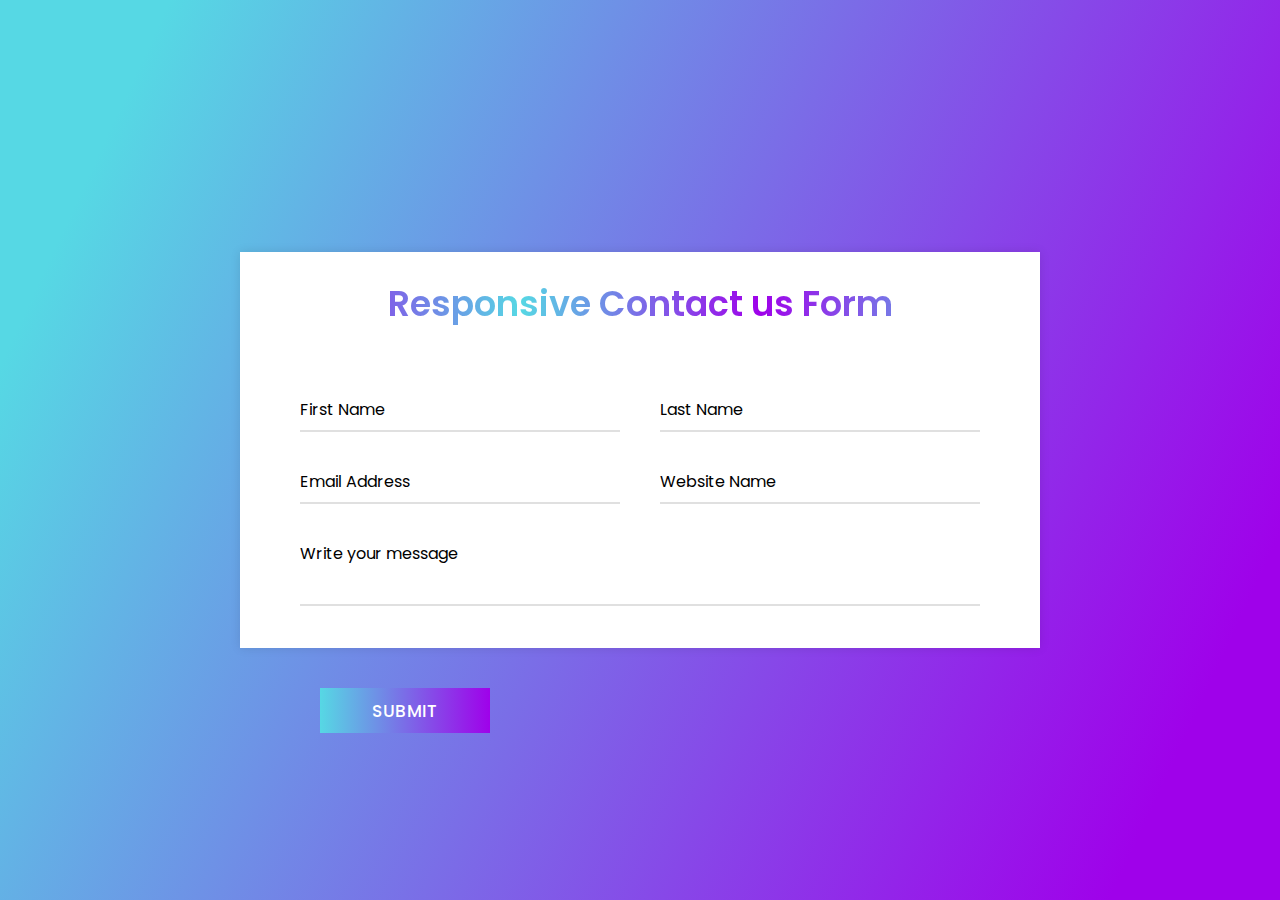
<file: index.html>
<!DOCTYPE html>
<html lang="en" dir="ltr">
   <head>
      <meta charset="utf-8">
      <title>Responsive Contact us Form </title>
      <link rel="stylesheet" href="style.css">
      <meta name="viewport" content="width=device-width, initial-scale=1.0">
   </head>
   <body>
    <div class="container">
        <div class="text">Responsive Contact us Form</div>
        <form action="#">
           <div class="form-row">
              <div class="input-data">
                 <input type="text" required>
                 <div class="underline"></div>
                 <label for="">First Name</label>
              </div>
              <div class="input-data">
                 <input type="text" required>
                 <div class="underline"></div>
                 <label for="">Last Name</label>
              </div>
           </div>
           <div class="form-row">
              <div class="input-data">
                 <input type="text" required>
                 <div class="underline"></div>
                 <label for="">Email Address</label>
              </div>
              <div class="input-data">
                 <input type="text" required>
                 <div class="underline"></div>
                 <label for="">Website Name</label>
              </div>
           </div>
           <div class="form-row">
              <div class="input-data textarea">
                 <textarea rows="8" cols="80" required></textarea>
                 <br />
                 <div class="underline"></div>
                 <label for="">Write your message</label>
                 <br />
                 <div class="form-row submit-btn">
                    <div class="input-data">
                       <div class="inner"></div>
                       <input type="submit" value="submit">
                    </div>
                 </div>
              </div>
           </div>
        </form>
     </div>
   </body>
</html>
</file>
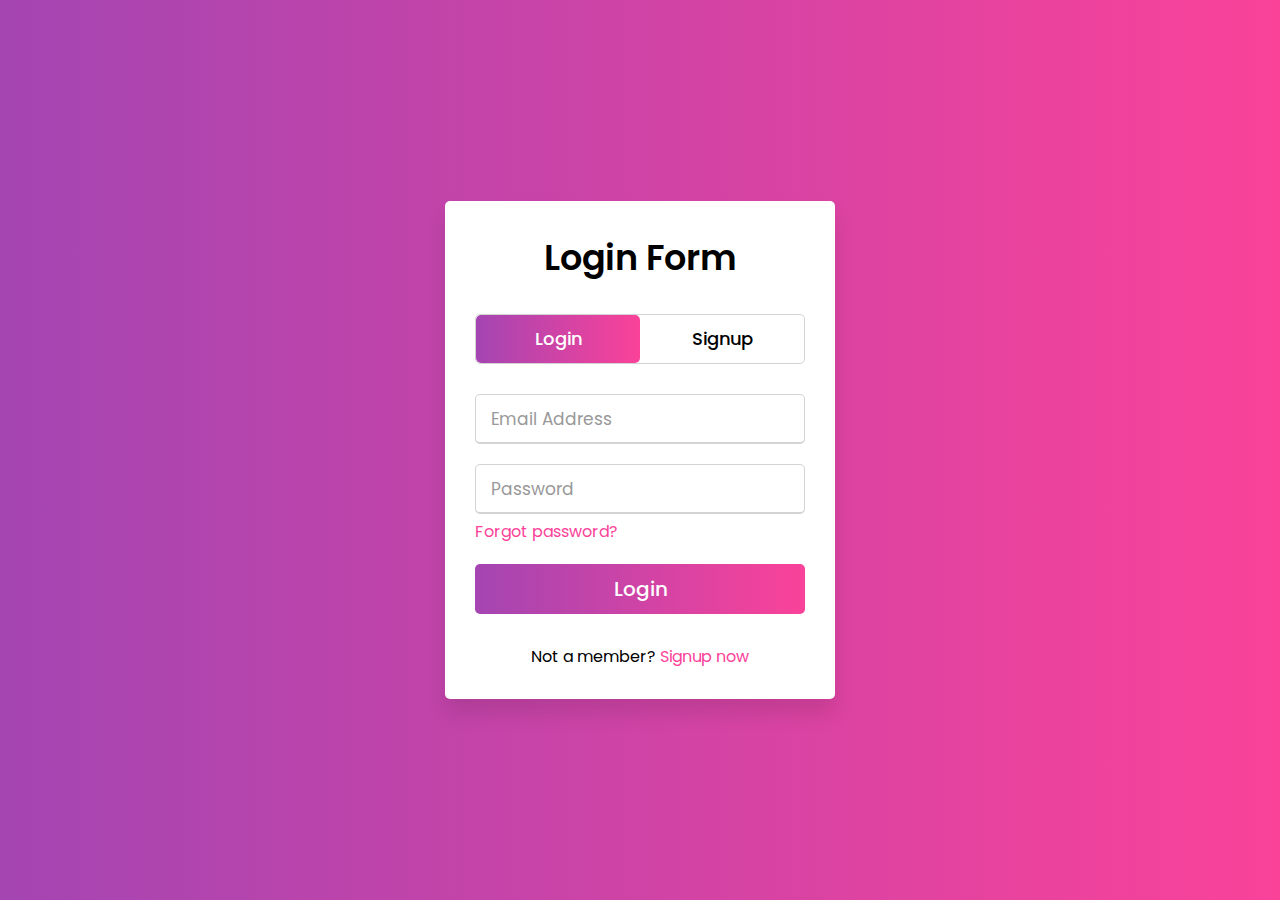
<file: login.html>
<!DOCTYPE html>
<!-- Created By CodingNepal -->
<html lang="en" dir="ltr">
   <head>
      <meta charset="utf-8">
      <title>Login and Registration Form in HTML </title>
      <link rel="stylesheet" href="style2.css">
      <meta name="viewport" content="width=device-width, initial-scale=1.0">
   </head>
   <body>
      <div class="wrapper">
         <div class="title-text">
            <div class="title login">
               Login Form
            </div>
            <div class="title signup">
               Signup Form
            </div>
         </div>
         <div class="form-container">
            <div class="slide-controls">
               <input type="radio" name="slide" id="login" checked>
               <input type="radio" name="slide" id="signup">
               <label for="login" class="slide login">Login</label>
               <label for="signup" class="slide signup">Signup</label>
               <div class="slider-tab"></div>
            </div>
            <div class="form-inner">
               <form action="#" class="login">
                  <div class="field">
                     <input type="text" placeholder="Email Address" required>
                  </div>
                  <div class="field">
                     <input type="password" placeholder="Password" required>
                  </div>
                  <div class="pass-link">
                     <a href="#">Forgot password?</a>
                  </div>
                  <div class="field btn">
                     <div class="btn-layer"></div>
                     <input type="submit" value="Login">
                  </div>
                  <div class="signup-link">
                     Not a member? <a href="">Signup now</a>
                  </div>
               </form>
               <form action="#" class="signup">
                  <div class="field">
                     <input type="text" placeholder="Email Address" required>
                  </div>
                  <div class="field">
                     <input type="password" placeholder="Password" required>
                  </div>
                  <div class="field">
                     <input type="password" placeholder="Confirm password" required>
                  </div>
                  <div class="field btn">
                     <div class="btn-layer"></div>
                     <input type="submit" value="Signup">
                  </div>
               </form>
            </div>
         </div>
      </div>
      <script>
         const loginText = document.querySelector(".title-text .login");
         const loginForm = document.querySelector("form.login");
         const loginBtn = document.querySelector("label.login");
         const signupBtn = document.querySelector("label.signup");
         const signupLink = document.querySelector("form .signup-link a");
         signupBtn.onclick = (()=>{
           loginForm.style.marginLeft = "-50%";
           loginText.style.marginLeft = "-50%";
         });
         loginBtn.onclick = (()=>{
           loginForm.style.marginLeft = "0%";
           loginText.style.marginLeft = "0%";
         });
         signupLink.onclick = (()=>{
           signupBtn.click();
           return false;
         });
      </script>
   </body>
</html>
</file>
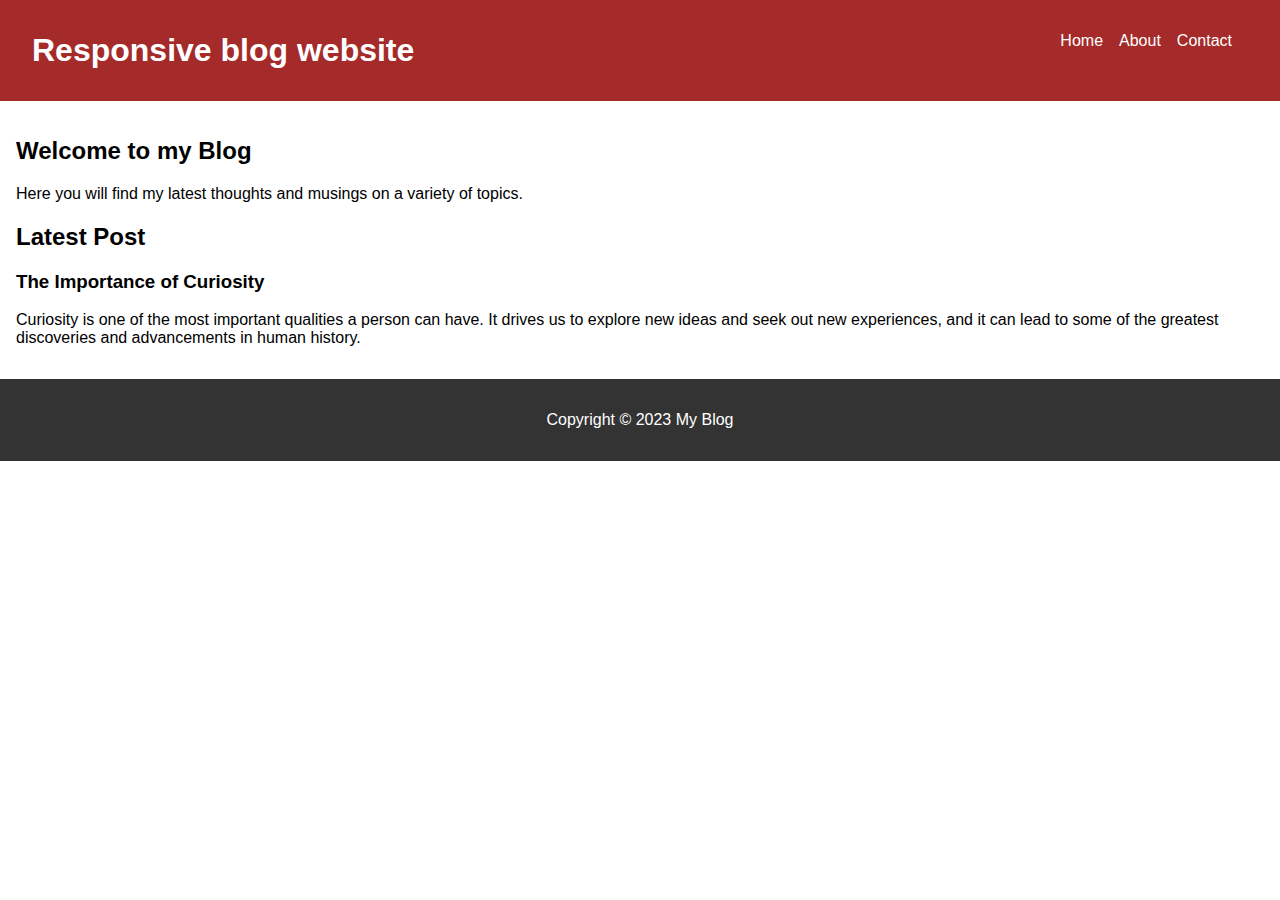
<file: welcome.html>
<!DOCTYPE html>
<html>
<head>
<meta charset="UTF-8">
<meta name="viewport" content="width=device-width, initial-scale=1.0">
<link rel="stylesheet" type="text/css" href="style1.css">
<title>My Responsive Blog</title>
</head>
<body>
<header>
<h1>Responsive blog website</h1>
<nav>
<ul>
<li><a href="#">Home</a></li>
<li><a href="#">About</a></li>
<li><a href="#">Contact</a></li>
</ul>
</nav>
</header>
<main>
<section>
<h2>Welcome to my Blog</h2>
<p>Here you will find my latest thoughts and musings on a variety of topics.</p>
</section>
<section>
<h2>Latest Post</h2>
<h3>The Importance of Curiosity</h3>
<p>Curiosity is one of the most important qualities a person can have. It drives 
us to
explore new ideas and seek out new experiences, and it can lead to some of the 
greatest
discoveries and advancements in human history.</p>
</section>
</main>
<footer>
<p>Copyright &copy; 2023 My Blog</p>
</footer>
</body>
</html>
</file>
<file: style.css>
@import url('https://fonts.googleapis.com/css?family=Poppins:400,500,600,700&display=swap');
*{
  margin: 0;
  padding: 0;
  outline: none;
  box-sizing: border-box;
  font-family: 'Poppins', sans-serif;
}
body{
  display: flex;
  align-items: center;
  justify-content: center;
  min-height: 100vh;
  padding: 40px;
  background: linear-gradient(115deg, #56d8e4 10%, #9f01ea 90%);
}
.container{
  max-width: 800px;
  background: #fff;
  width: 800px;
  padding: 25px 40px 10px 40px;
  box-shadow: 0px 0px 10px rgba(0,0,0,0.1);
}
.container .text{
  text-align: center;
  font-size: 35px;
  font-weight: 600;
  background: -webkit-linear-gradient(right, #56d8e4, #9f01ea, #56d8e4, #9f01ea);
  -webkit-background-clip: text;
  -webkit-text-fill-color: transparent;
}
.container form{
  padding: 30px 0 0 0;
}
.container form .form-row{
  display: flex;
  margin: 32px 0;
}
form .form-row .input-data{
  width: 100%;
  height: 40px;
  margin: 0 20px;
  position: relative;
}
form .form-row .textarea{
  height: 70px;
}
.input-data input,
.textarea textarea{
  display: block;
  width: 100%;
  height: 100%;
  border: none;
  font-size: 17px;
  border-bottom: 2px solid rgba(0,0,0, 0.12);
}
.input-data input:focus ~ label, .textarea textarea:focus ~ label,
.input-data input:valid ~ label, .textarea textarea:valid ~ label{
  transform: translateY(-20px);
  font-size: 14px;
  color: #3498db;
}
.textarea textarea{
  resize: none;
  padding-top: 10px;
}
.input-data label{
  position: absolute;
  pointer-events: none;
  bottom: 10px;
  font-size: 16px;
  transition: all 0.3s ease;
}
.textarea label{
  width: 100%;
  bottom: 40px;
  background: #fff;
}
.input-data .underline{
  position: absolute;
  bottom: 0;
  height: 2px;
  width: 100%;
}
.input-data .underline:before{
  position: absolute;
  content: "";
  height: 2px;
  width: 100%;
  background: #3498db;
  transform: scaleX(0);
  transform-origin: center;
  transition: transform 0.3s ease;
}
.input-data input:focus ~ .underline:before,
.input-data input:valid ~ .underline:before,
.textarea textarea:focus ~ .underline:before,
.textarea textarea:valid ~ .underline:before{
  transform: scale(1);
}
.submit-btn .input-data{
  overflow: hidden;
  height: 45px!important;
  width: 25%!important;
}
.submit-btn .input-data .inner{
  height: 100%;
  width: 300%;
  position: absolute;
  left: -100%;
  background: -webkit-linear-gradient(right, #56d8e4, #9f01ea, #56d8e4, #9f01ea);
  transition: all 0.4s;
}
.submit-btn .input-data:hover .inner{
  left: 0;
}
.submit-btn .input-data input{
  background: none;
  border: none;
  color: #fff;
  font-size: 17px;
  font-weight: 500;
  text-transform: uppercase;
  letter-spacing: 1px;
  cursor: pointer;
  position: relative;
  z-index: 2;
}
@media (max-width: 700px) {
  .container .text{
    font-size: 30px;
  }
  .container form{
    padding: 10px 0 0 0;
  }
  .container form .form-row{
    display: block;
  }
  form .form-row .input-data{
    margin: 35px 0!important;
  }
  .submit-btn .input-data{
    width: 40%!important;
  }
}
</file>
<file: style2.css>
@import url('https://fonts.googleapis.com/css?family=Poppins:400,500,600,700&display=swap');
*{
  margin: 0;
  padding: 0;
  box-sizing: border-box;
  font-family: 'Poppins', sans-serif;
}
html,body{
  display: grid;
  height: 100%;
  width: 100%;
  place-items: center;
  background: -webkit-linear-gradient(left, #a445b2, #fa4299);
}
::selection{
  background: #fa4299;
  color: #fff;
}
.wrapper{
  overflow: hidden;
  max-width: 390px;
  background: #fff;
  padding: 30px;
  border-radius: 5px;
  box-shadow: 0px 15px 20px rgba(0,0,0,0.1);
}
.wrapper .title-text{
  display: flex;
  width: 200%;
}
.wrapper .title{
  width: 50%;
  font-size: 35px;
  font-weight: 600;
  text-align: center;
  transition: all 0.6s cubic-bezier(0.68,-0.55,0.265,1.55);
}
.wrapper .slide-controls{
  position: relative;
  display: flex;
  height: 50px;
  width: 100%;
  overflow: hidden;
  margin: 30px 0 10px 0;
  justify-content: space-between;
  border: 1px solid lightgrey;
  border-radius: 5px;
}
.slide-controls .slide{
  height: 100%;
  width: 100%;
  color: #fff;
  font-size: 18px;
  font-weight: 500;
  text-align: center;
  line-height: 48px;
  cursor: pointer;
  z-index: 1;
  transition: all 0.6s ease;
}
.slide-controls label.signup{
  color: #000;
}
.slide-controls .slider-tab{
  position: absolute;
  height: 100%;
  width: 50%;
  left: 0;
  z-index: 0;
  border-radius: 5px;
  background: -webkit-linear-gradient(left, #a445b2, #fa4299);
  transition: all 0.6s cubic-bezier(0.68,-0.55,0.265,1.55);
}
input[type="radio"]{
  display: none;
}
#signup:checked ~ .slider-tab{
  left: 50%;
}
#signup:checked ~ label.signup{
  color: #fff;
  cursor: default;
  user-select: none;
}
#signup:checked ~ label.login{
  color: #000;
}
#login:checked ~ label.signup{
  color: #000;
}
#login:checked ~ label.login{
  cursor: default;
  user-select: none;
}
.wrapper .form-container{
  width: 100%;
  overflow: hidden;
}
.form-container .form-inner{
  display: flex;
  width: 200%;
}
.form-container .form-inner form{
  width: 50%;
  transition: all 0.6s cubic-bezier(0.68,-0.55,0.265,1.55);
}
.form-inner form .field{
  height: 50px;
  width: 100%;
  margin-top: 20px;
}
.form-inner form .field input{
  height: 100%;
  width: 100%;
  outline: none;
  padding-left: 15px;
  border-radius: 5px;
  border: 1px solid lightgrey;
  border-bottom-width: 2px;
  font-size: 17px;
  transition: all 0.3s ease;
}
.form-inner form .field input:focus{
  border-color: #fc83bb;
  /* box-shadow: inset 0 0 3px #fb6aae; */
}
.form-inner form .field input::placeholder{
  color: #999;
  transition: all 0.3s ease;
}
form .field input:focus::placeholder{
  color: #b3b3b3;
}
.form-inner form .pass-link{
  margin-top: 5px;
}
.form-inner form .signup-link{
  text-align: center;
  margin-top: 30px;
}
.form-inner form .pass-link a,
.form-inner form .signup-link a{
  color: #fa4299;
  text-decoration: none;
}
.form-inner form .pass-link a:hover,
.form-inner form .signup-link a:hover{
  text-decoration: underline;
}
form .btn{
  height: 50px;
  width: 100%;
  border-radius: 5px;
  position: relative;
  overflow: hidden;
}
form .btn .btn-layer{
  height: 100%;
  width: 300%;
  position: absolute;
  left: -100%;
  background: -webkit-linear-gradient(right, #a445b2, #fa4299, #a445b2, #fa4299);
  border-radius: 5px;
  transition: all 0.4s ease;;
}
form .btn:hover .btn-layer{
  left: 0;
}
form .btn input[type="submit"]{
  height: 100%;
  width: 100%;
  z-index: 1;
  position: relative;
  background: none;
  border: none;
  color: #fff;
  padding-left: 0;
  border-radius: 5px;
  font-size: 20px;
  font-weight: 500;
  cursor: pointer;
}
</file>
<file: style1.css>
body {
font-family: Arial, sans-serif;
margin: 0;
padding: 0;
}
header {
background-color: brown;
color: white;
display: flex;
justify-content: space-between;
padding: 2em;
}
header h1 {
margin: 0;
}
header nav ul {
list-style: none;
margin: 0;
padding: 0;
display: flex;
}
header nav li {
margin-right: 1em;
}
header nav a {
color: #fff;
text-decoration: none;
}
main {
padding: 1em;
}
section {
margin-bottom: 1em;
}
footer {
background-color: #333;
color: #fff;
display: flex;
justify-content: center;
padding: 1em;
}
@media (max-width: 600px) {
header {
flex-direction: column;
}
header nav {
margin-top: 1em;
}
</file>
